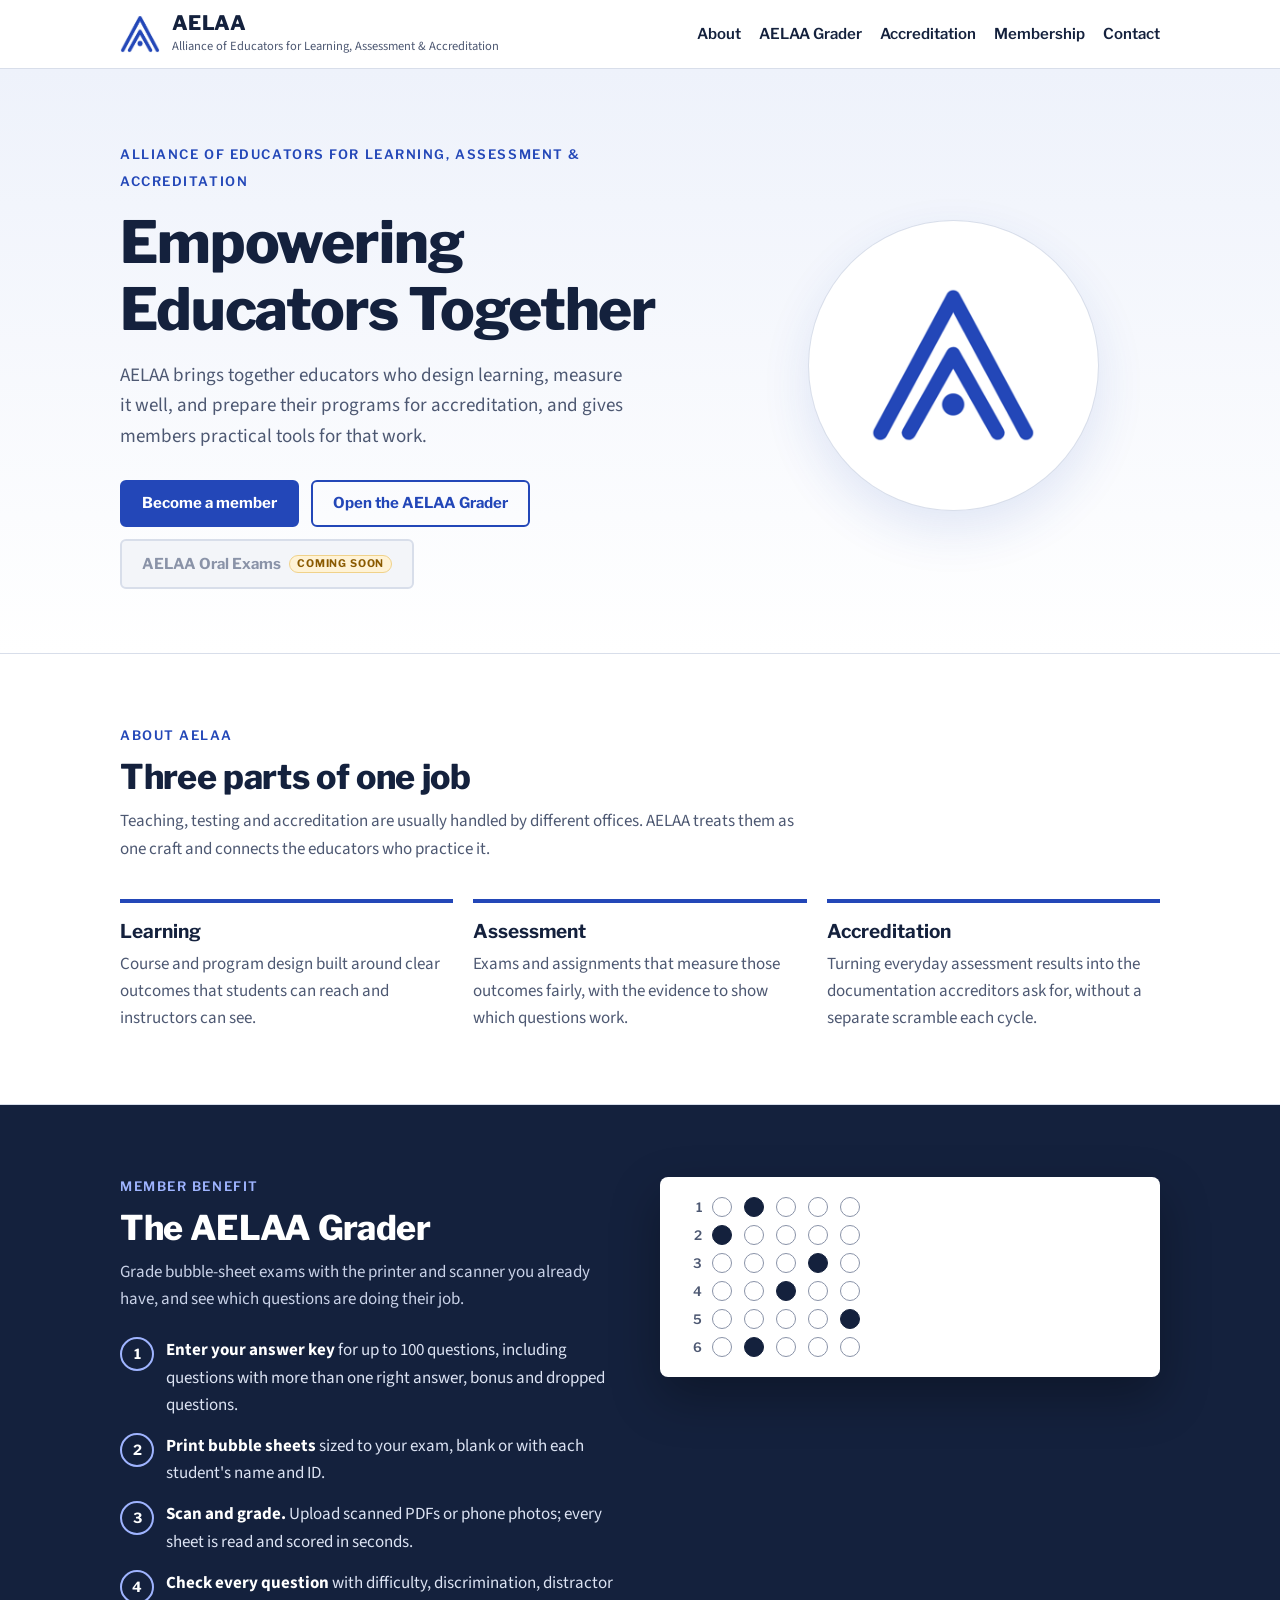
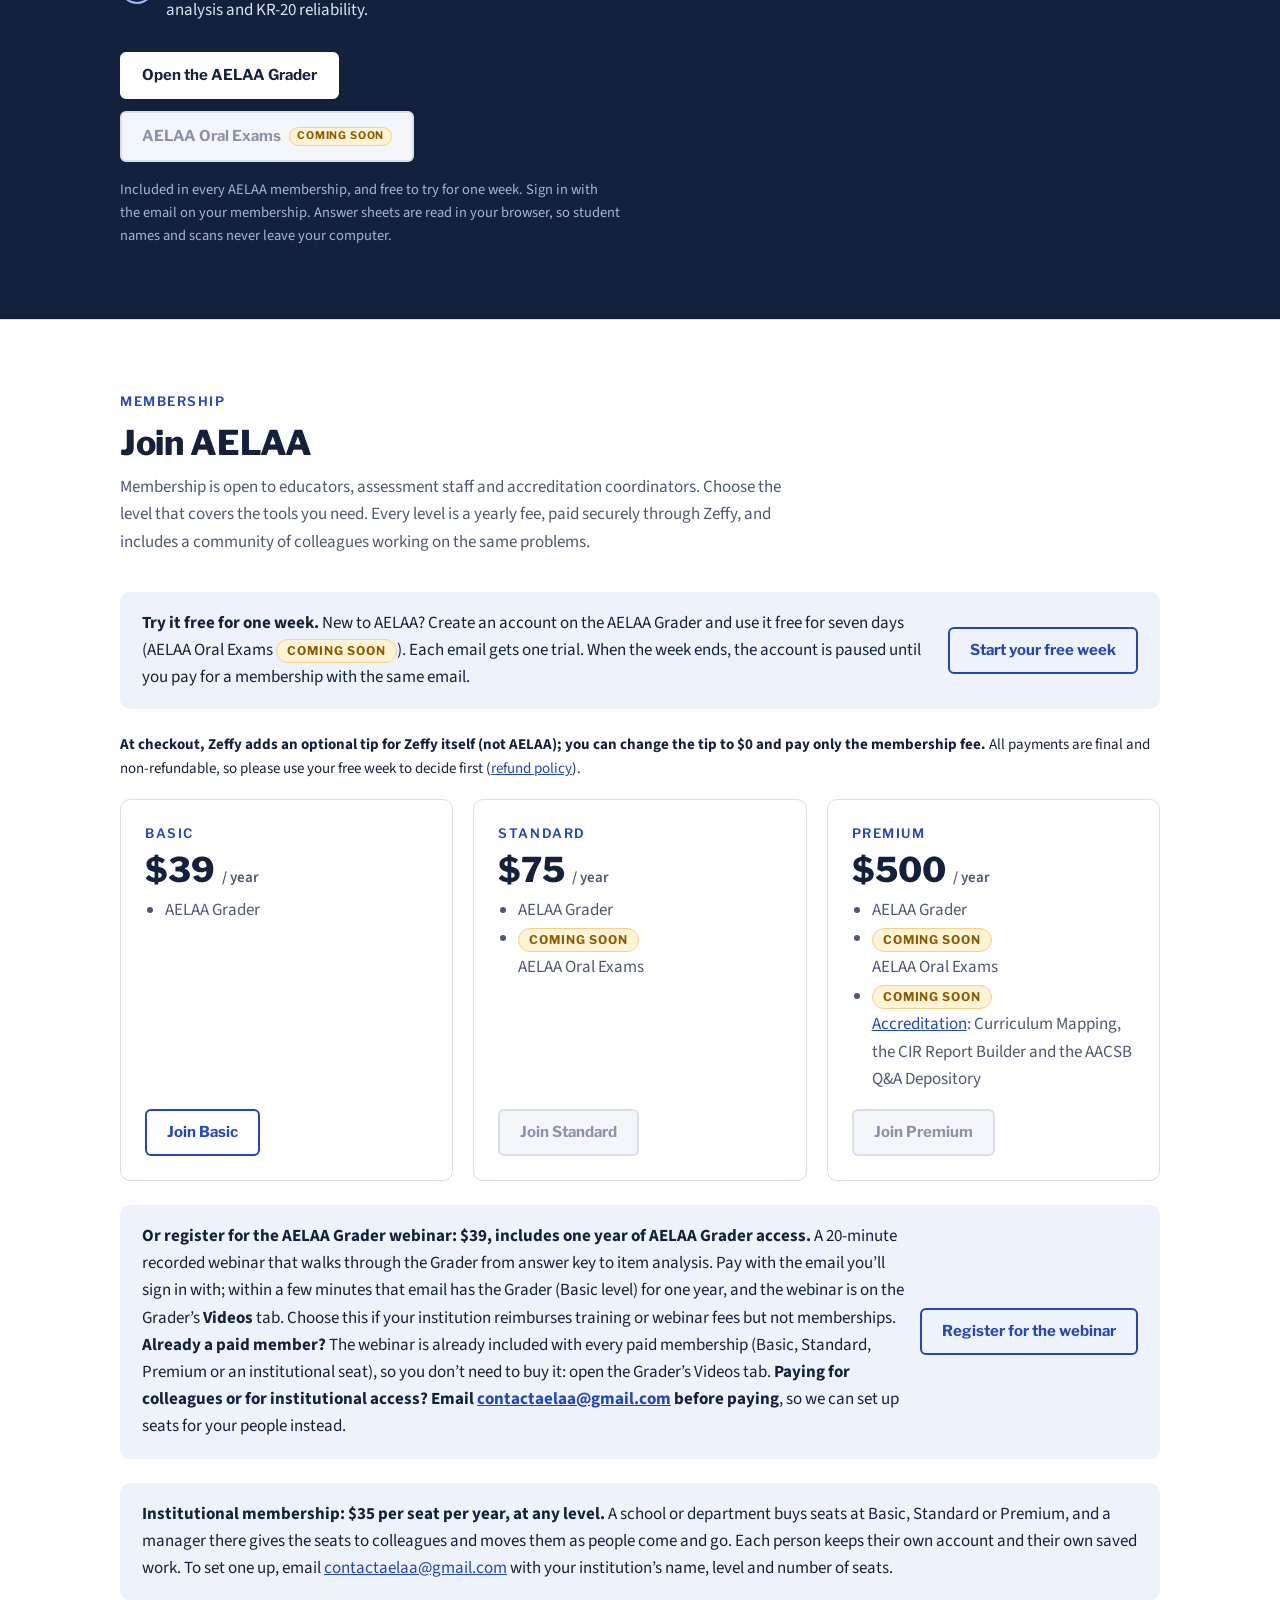
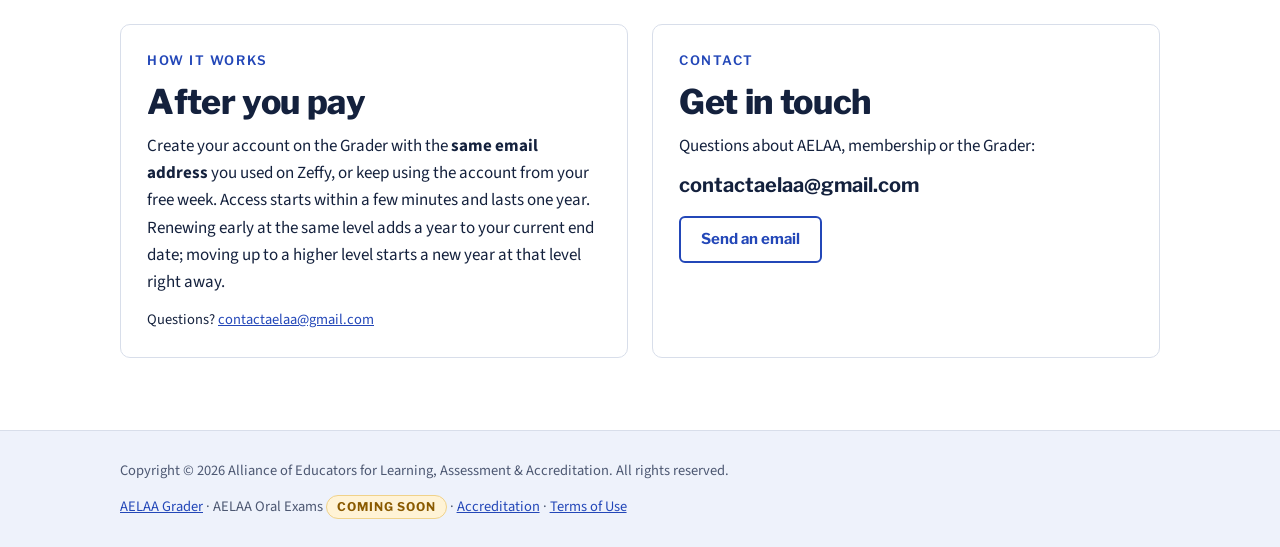
<file: index.html>
<!doctype html>
<html lang="en">
<head>
<meta charset="utf-8">
<meta name="viewport" content="width=device-width,initial-scale=1">
<title>AELAA | Alliance of Educators for Learning, Assessment &amp; Accreditation</title>
<meta name="description" content="The Alliance of Educators for Learning, Assessment & Accreditation. Empowering educators together. Membership from $39 a year includes the AELAA Grader for bubble-sheet exams; try it free for one week.">
<link rel="icon" type="image/png" href="logo.png">
<link rel="preconnect" href="https://fonts.googleapis.com">
<link rel="preconnect" href="https://fonts.gstatic.com" crossorigin>
<link rel="stylesheet" href="https://fonts.googleapis.com/css2?family=Libre+Franklin:wght@600;700;800&family=Source+Sans+3:wght@400;600&display=swap">
<style>
/* Layout: one column of full-width bands; content centered at 1080px. */
:root{
  --blue:#2347B8; --blue-deep:#16307F; --ink:#14213D; --muted:#4D5872;
  --paper:#FFFFFF; --mist:#EEF2FB; --line:#D8DEEA;
  --display:"Libre Franklin","Helvetica Neue",Arial,sans-serif;
  --body:"Source Sans 3","Segoe UI",system-ui,sans-serif;
}
*{box-sizing:border-box}
html{scroll-behavior:smooth}
body{margin:0;background:var(--paper);color:var(--ink);font:17px/1.6 var(--body)}
a{color:var(--blue)}
.wrap{max-width:1080px;margin:0 auto;padding:0 20px}
h1,h2,h3{font-family:var(--display);line-height:1.15;margin:0;text-wrap:balance}
h2{font-size:clamp(26px,3.4vw,34px);font-weight:800;letter-spacing:-.01em}
h3{font-size:19px;font-weight:700}
p{margin:0}
.eyebrow{font:600 13px/1.45 var(--display);letter-spacing:.12em;text-transform:uppercase;color:var(--blue)}
.btn{display:inline-flex;align-items:center;gap:8px;font:700 15px/1 var(--display);padding:14px 20px;border-radius:6px;text-decoration:none;border:2px solid var(--blue)}
.btn.solid{background:var(--blue);color:#fff}
.btn.solid:hover{background:var(--blue-deep);border-color:var(--blue-deep)}
.btn.ghost{color:var(--blue);background:transparent}
.btn.ghost:hover{background:var(--mist)}
a:focus-visible,.btn:focus-visible{outline:3px solid var(--blue);outline-offset:3px}

/* header */
header{position:sticky;top:0;z-index:5;background:rgba(255,255,255,.96);border-bottom:1px solid var(--line);backdrop-filter:saturate(1.4) blur(6px)}
.bar{display:flex;align-items:center;gap:20px;min-height:68px;flex-wrap:wrap;padding-block:8px}
.brand{display:flex;align-items:center;gap:12px;text-decoration:none;color:var(--ink);margin-right:auto}
.brand img{width:40px;height:auto}
.brand b{font:800 20px/1 var(--display);letter-spacing:.02em;display:block}
.brand small{font-size:12.5px;color:var(--muted);display:block;margin-top:3px}
nav{display:flex;gap:18px;flex-wrap:wrap;font:600 15px/1 var(--display)}
nav a{color:var(--ink);text-decoration:none}
nav a:hover{color:var(--blue)}
@media (max-width:720px){.brand small{display:none}nav{gap:14px;font-size:14px}}

/* hero */
.hero{background:linear-gradient(180deg,var(--mist),var(--paper));padding:72px 0 64px}
.hero-grid{display:grid;grid-template-columns:minmax(0,1.4fr) minmax(0,1fr);gap:48px;align-items:center}
.hero h1{font-size:clamp(36px,5.4vw,58px);font-weight:800;letter-spacing:-.02em;margin:14px 0 18px}
.hero p.lead{font-size:19px;color:var(--muted);max-width:56ch}
.hero .actions{display:flex;gap:12px;flex-wrap:wrap;margin-top:28px}
.mark{justify-self:center;width:min(300px,70%);aspect-ratio:1;border-radius:50%;background:#fff;display:grid;place-items:center;box-shadow:0 0 0 1px var(--line),0 20px 50px rgba(35,71,184,.12)}
.mark img{width:58%;height:auto}
@media (max-width:820px){.hero-grid{grid-template-columns:minmax(0,1fr)}.mark{display:none}.hero{padding:48px 0}}

/* sections */
section.band{padding:72px 0;border-top:1px solid var(--line);scroll-margin-top:68px}
#contact{scroll-margin-top:90px}
.head{max-width:680px;display:flex;flex-direction:column;gap:12px;margin-bottom:36px}
.head p{color:var(--muted)}
.pillars{display:grid;grid-template-columns:repeat(3,minmax(0,1fr));gap:20px}
.pillar{border-top:4px solid var(--blue);padding-top:18px;display:flex;flex-direction:column;gap:8px}
.pillar p{color:var(--muted)}
@media (max-width:820px){.pillars{grid-template-columns:minmax(0,1fr)}}

/* grader */
.grader{background:var(--ink);color:#fff;border-top:0}
.grader .eyebrow{color:#9FB4FF}
.grader .head p{color:#C9D2E8}
.grader-grid{display:grid;grid-template-columns:minmax(0,1fr) minmax(0,1fr);gap:40px;align-items:start}
.steps{list-style:none;margin:0;padding:0;display:flex;flex-direction:column;gap:14px;counter-reset:s}
.steps li{display:grid;grid-template-columns:34px minmax(0,1fr);gap:12px;align-items:start;color:#DCE3F3}
.steps li::before{counter-increment:s;content:counter(s);width:30px;height:30px;border-radius:50%;border:2px solid #9FB4FF;color:#fff;display:grid;place-items:center;font:700 14px/1 var(--display)}
.steps b{color:#fff}
.sheet{background:#fff;border-radius:8px;padding:20px;color:var(--ink);display:grid;grid-template-columns:auto repeat(5,22px);gap:8px 10px;align-items:center;justify-content:start;font:600 13px/1 var(--display);box-shadow:0 20px 50px rgba(0,0,0,.3)}
.sheet .n{color:var(--muted);text-align:right;min-width:22px}
.sheet i{width:20px;height:20px;border-radius:50%;border:1.5px solid #8A93A8;display:block}
.sheet i.f{background:var(--ink);border-color:var(--ink)}
.grader .actions{display:flex;gap:12px;flex-wrap:wrap;margin-top:28px}
.grader .btn.solid{background:#fff;color:var(--ink);border-color:#fff}
.grader .btn.solid:hover{background:#DCE3F3;border-color:#DCE3F3}
.note{margin-top:16px;font-size:14.5px;color:#A9B5D0}
@media (max-width:820px){.grader-grid{grid-template-columns:minmax(0,1fr)}}

/* membership levels */
.tiers{display:grid;grid-template-columns:repeat(3,minmax(0,1fr));gap:20px;margin-bottom:24px}
.tier{border:1px solid var(--line);border-radius:10px;padding:24px;display:flex;flex-direction:column;gap:10px}
.tier.featured{border:2px solid var(--blue)}
.tier .price{font:800 34px/1 var(--display);color:var(--ink)}
.tier .price small{font:600 15px/1 var(--body);color:var(--muted)}
.tier ul{margin:0;padding-left:20px;color:var(--muted);flex:1}
.tier .btn{align-self:flex-start;margin-top:6px}
.soon{align-self:flex-start;display:inline-block;vertical-align:middle;font:700 12px/1 var(--display);letter-spacing:.08em;text-transform:uppercase;color:#8A5A00;background:#FFF3D6;border:1px solid #F0D28A;border-radius:999px;padding:5px 10px}
li .soon{margin:4px 0 2px}
.btn.disabled .soon{font-size:10.5px;padding:3px 7px}
.btn.disabled{border-color:var(--line);background:#F3F5F9;color:#8A93A8;cursor:not-allowed}
.trial{background:var(--mist);border-radius:10px;padding:18px 22px;margin-bottom:24px;display:flex;gap:14px;align-items:center;flex-wrap:wrap}
.trial p{flex:1;min-width:260px}
.tip-note{margin:0 0 18px;font-size:15px}
@media (max-width:820px){.tiers{grid-template-columns:minmax(0,1fr)}}

/* membership + contact */
.two{display:grid;grid-template-columns:minmax(0,1fr) minmax(0,1fr);gap:24px}
.card{border:1px solid var(--line);border-radius:10px;padding:26px;display:flex;flex-direction:column;gap:12px}
.card ul{margin:0;padding-left:20px;color:var(--muted)}
.card .btn{align-self:flex-start;margin-top:6px}
.email{font:700 20px/1.3 var(--display);word-break:break-word}
@media (max-width:820px){.two{grid-template-columns:minmax(0,1fr)}}

footer{background:var(--mist);border-top:1px solid var(--line);padding:28px 0;font-size:14.5px;color:var(--muted)}
footer .wrap{display:flex;justify-content:space-between;gap:12px;flex-wrap:wrap}
@media (prefers-reduced-motion:reduce){html{scroll-behavior:auto}}
</style>
</head>
<body>

<header>
  <div class="wrap bar">
    <a class="brand" href="#top" aria-label="AELAA home">
      <img src="logo.png" alt="" width="40" height="38">
      <span><b>AELAA</b><small>Alliance of Educators for Learning, Assessment &amp; Accreditation</small></span>
    </a>
    <nav aria-label="Main">
      <a href="#about">About</a>
      <a href="#grader">AELAA Grader</a>
      <a href="accreditation/">Accreditation</a>
      <a href="#membership">Membership</a>
      <a href="#contact">Contact</a>
    </nav>
  </div>
</header>

<main id="top">
  <section class="hero">
    <div class="wrap hero-grid">
      <div>
        <span class="eyebrow">Alliance of Educators for Learning, Assessment &amp; Accreditation</span>
        <h1>Empowering Educators Together</h1>
        <p class="lead">AELAA brings together educators who design learning, measure it well, and prepare their programs for accreditation, and gives members practical tools for that work.</p>
        <div class="actions">
          <a class="btn solid" href="#membership">Become a member</a>
          <a class="btn ghost" href="https://grader.aelaa.org">Open the AELAA Grader</a>
          <span class="btn disabled" aria-disabled="true">AELAA Oral Exams <span class="soon">Coming soon</span></span>
        </div>
      </div>
      <div class="mark" aria-hidden="true"><img src="logo.png" alt=""></div>
    </div>
  </section>

  <section class="band" id="about">
    <div class="wrap">
      <div class="head">
        <span class="eyebrow">About AELAA</span>
        <h2>Three parts of one job</h2>
        <p>Teaching, testing and accreditation are usually handled by different offices. AELAA treats them as one craft and connects the educators who practice it.</p>
      </div>
      <div class="pillars">
        <div class="pillar"><h3>Learning</h3><p>Course and program design built around clear outcomes that students can reach and instructors can see.</p></div>
        <div class="pillar"><h3>Assessment</h3><p>Exams and assignments that measure those outcomes fairly, with the evidence to show which questions work.</p></div>
        <div class="pillar"><h3>Accreditation</h3><p>Turning everyday assessment results into the documentation accreditors ask for, without a separate scramble each cycle.</p></div>
      </div>
    </div>
  </section>

  <section class="band grader" id="grader">
    <div class="wrap grader-grid">
      <div>
        <div class="head" style="margin-bottom:24px">
          <span class="eyebrow">Member benefit</span>
          <h2>The AELAA Grader</h2>
          <p>Grade bubble-sheet exams with the printer and scanner you already have, and see which questions are doing their job.</p>
        </div>
        <ol class="steps">
          <li><span><b>Enter your answer key</b> for up to 100 questions, including questions with more than one right answer, bonus and dropped questions.</span></li>
          <li><span><b>Print bubble sheets</b> sized to your exam, blank or with each student's name and ID.</span></li>
          <li><span><b>Scan and grade.</b> Upload scanned PDFs or phone photos; every sheet is read and scored in seconds.</span></li>
          <li><span><b>Check every question</b> with difficulty, discrimination, distractor analysis and KR-20 reliability.</span></li>
        </ol>
        <div class="actions">
          <a class="btn solid" href="https://grader.aelaa.org">Open the AELAA Grader</a>
          <span class="btn disabled" aria-disabled="true">AELAA Oral Exams <span class="soon">Coming soon</span></span>
        </div>
        <p class="note">Included in every AELAA membership, and free to try for one week. Sign in with the email on your membership. Answer sheets are read in your browser, so student names and scans never leave your computer.</p>
      </div>
      <div class="sheet" aria-hidden="true">
        <span class="n">1</span><i></i><i class="f"></i><i></i><i></i><i></i>
        <span class="n">2</span><i class="f"></i><i></i><i></i><i></i><i></i>
        <span class="n">3</span><i></i><i></i><i></i><i class="f"></i><i></i>
        <span class="n">4</span><i></i><i></i><i class="f"></i><i></i><i></i>
        <span class="n">5</span><i></i><i></i><i></i><i></i><i class="f"></i>
        <span class="n">6</span><i></i><i class="f"></i><i></i><i></i><i></i>
      </div>
    </div>
  </section>

  <section class="band" id="membership">
    <div class="wrap">
      <div class="head">
        <span class="eyebrow">Membership</span>
        <h2>Join AELAA</h2>
        <p>Membership is open to educators, assessment staff and accreditation coordinators. Choose the level that covers the tools you need. Every level is a yearly fee, paid securely through Zeffy, and includes a community of colleagues working on the same problems.</p>
      </div>
      <div class="trial">
        <p><b>Try it free for one week.</b> New to AELAA? Create an account on the AELAA Grader and use it free for seven days (AELAA Oral Exams <span class="soon">Coming soon</span>). Each email gets one trial. When the week ends, the account is paused until you pay for a membership with the same email.</p>
        <a class="btn ghost" href="https://grader.aelaa.org">Start your free week</a>
      </div>
      <p class="tip-note"><b>At checkout, Zeffy adds an optional tip for Zeffy itself (not AELAA); you can change the tip to $0 and pay only the membership fee.</b> All payments are final and non-refundable, so please use your free week to decide first (<a href="terms/#refunds">refund policy</a>).</p>
      <div class="tiers">
        <div class="tier">
          <span class="eyebrow">Basic</span>
          <p class="price">$39 <small>/ year</small></p>
          <ul><li>AELAA Grader</li></ul>
          <a class="btn ghost" href="https://www.zeffy.com/en-US/ticketing/alliance-of-educators-for-learning-assessment-and-accreditations-memberships">Join Basic</a>
        </div>
        <div class="tier">
          <span class="eyebrow">Standard</span>
          <p class="price">$75 <small>/ year</small></p>
          <ul><li>AELAA Grader</li><li><span class="soon">Coming soon</span><br>AELAA Oral Exams</li></ul>
          <span class="btn disabled" aria-disabled="true">Join Standard</span>
        </div>
        <div class="tier">
          <span class="eyebrow">Premium</span>
          <p class="price">$500 <small>/ year</small></p>
          <ul><li>AELAA Grader</li><li><span class="soon">Coming soon</span><br>AELAA Oral Exams</li><li><span class="soon">Coming soon</span><br><a href="accreditation/">Accreditation</a>: Curriculum Mapping, the CIR Report Builder and the AACSB Q&amp;A Depository</li></ul>
          <span class="btn disabled" aria-disabled="true">Join Premium</span>
        </div>
      </div>
    </div>
    <div class="wrap">
      <div class="trial" id="webinar">
        <p><b>Or register for the AELAA Grader webinar: $39, includes one year of AELAA Grader access.</b> A 20-minute recorded webinar that walks through the Grader from answer key to item analysis. Pay with the email you’ll sign in with; within a few minutes that email has the Grader (Basic level) for one year, and the webinar is on the Grader’s <b>Videos</b> tab. Choose this if your institution reimburses training or webinar fees but not memberships. <b>Already a paid member?</b> The webinar is already included with every paid membership (Basic, Standard, Premium or an institutional seat), so you don’t need to buy it: open the Grader’s Videos tab. <b>Paying for colleagues or for institutional access? Email <a href="mailto:contactaelaa@gmail.com?subject=AELAA%20webinar%20for%20our%20institution">contactaelaa@gmail.com</a> before paying</b>, so we can set up seats for your people instead.</p>
        <a class="btn ghost" href="https://www.zeffy.com/en-US/ticketing/aelaa-grader-webinar">Register for the webinar</a>
      </div>
    </div>
    <div class="wrap">
      <div class="trial">
        <p><b>Institutional membership: $35 per seat per year, at any level.</b> A school or department buys seats at Basic, Standard or Premium, and a manager there gives the seats to colleagues and moves them as people come and go. Each person keeps their own account and their own saved work. To set one up, email <a href="mailto:contactaelaa@gmail.com?subject=AELAA%20institutional%20membership">contactaelaa@gmail.com</a> with your institution’s name, level and number of seats.</p>
      </div>
    </div>
    <div class="wrap two">
      <div class="card">
        <span class="eyebrow">How it works</span>
        <h2>After you pay</h2>
        <p>Create your account on the Grader with the <b>same email address</b> you used on Zeffy, or keep using the account from your free week. Access starts within a few minutes and lasts one year. Renewing early at the same level adds a year to your current end date; moving up to a higher level starts a new year at that level right away.</p>
        <p style="font-size:14.5px">Questions? <a href="mailto:contactaelaa@gmail.com?subject=AELAA%20membership">contactaelaa@gmail.com</a></p>
      </div>
      <div class="card" id="contact">
        <span class="eyebrow">Contact</span>
        <h2>Get in touch</h2>
        <p>Questions about AELAA, membership or the Grader:</p>
        <p class="email">contactaelaa@gmail.com</p>
        <a class="btn ghost" href="mailto:contactaelaa@gmail.com">Send an email</a>
      </div>
    </div>
  </section>
</main>

<footer>
  <div class="wrap">
    <span>Copyright © 2026 Alliance of Educators for Learning, Assessment &amp; Accreditation. All rights reserved.</span>
    <span><a href="https://grader.aelaa.org">AELAA Grader</a> · AELAA Oral Exams <span class="soon">Coming soon</span> · <a href="accreditation/">Accreditation</a> · <a href="terms/">Terms of Use</a></span>
  </div>
</footer>
</body>
</html>
</file>
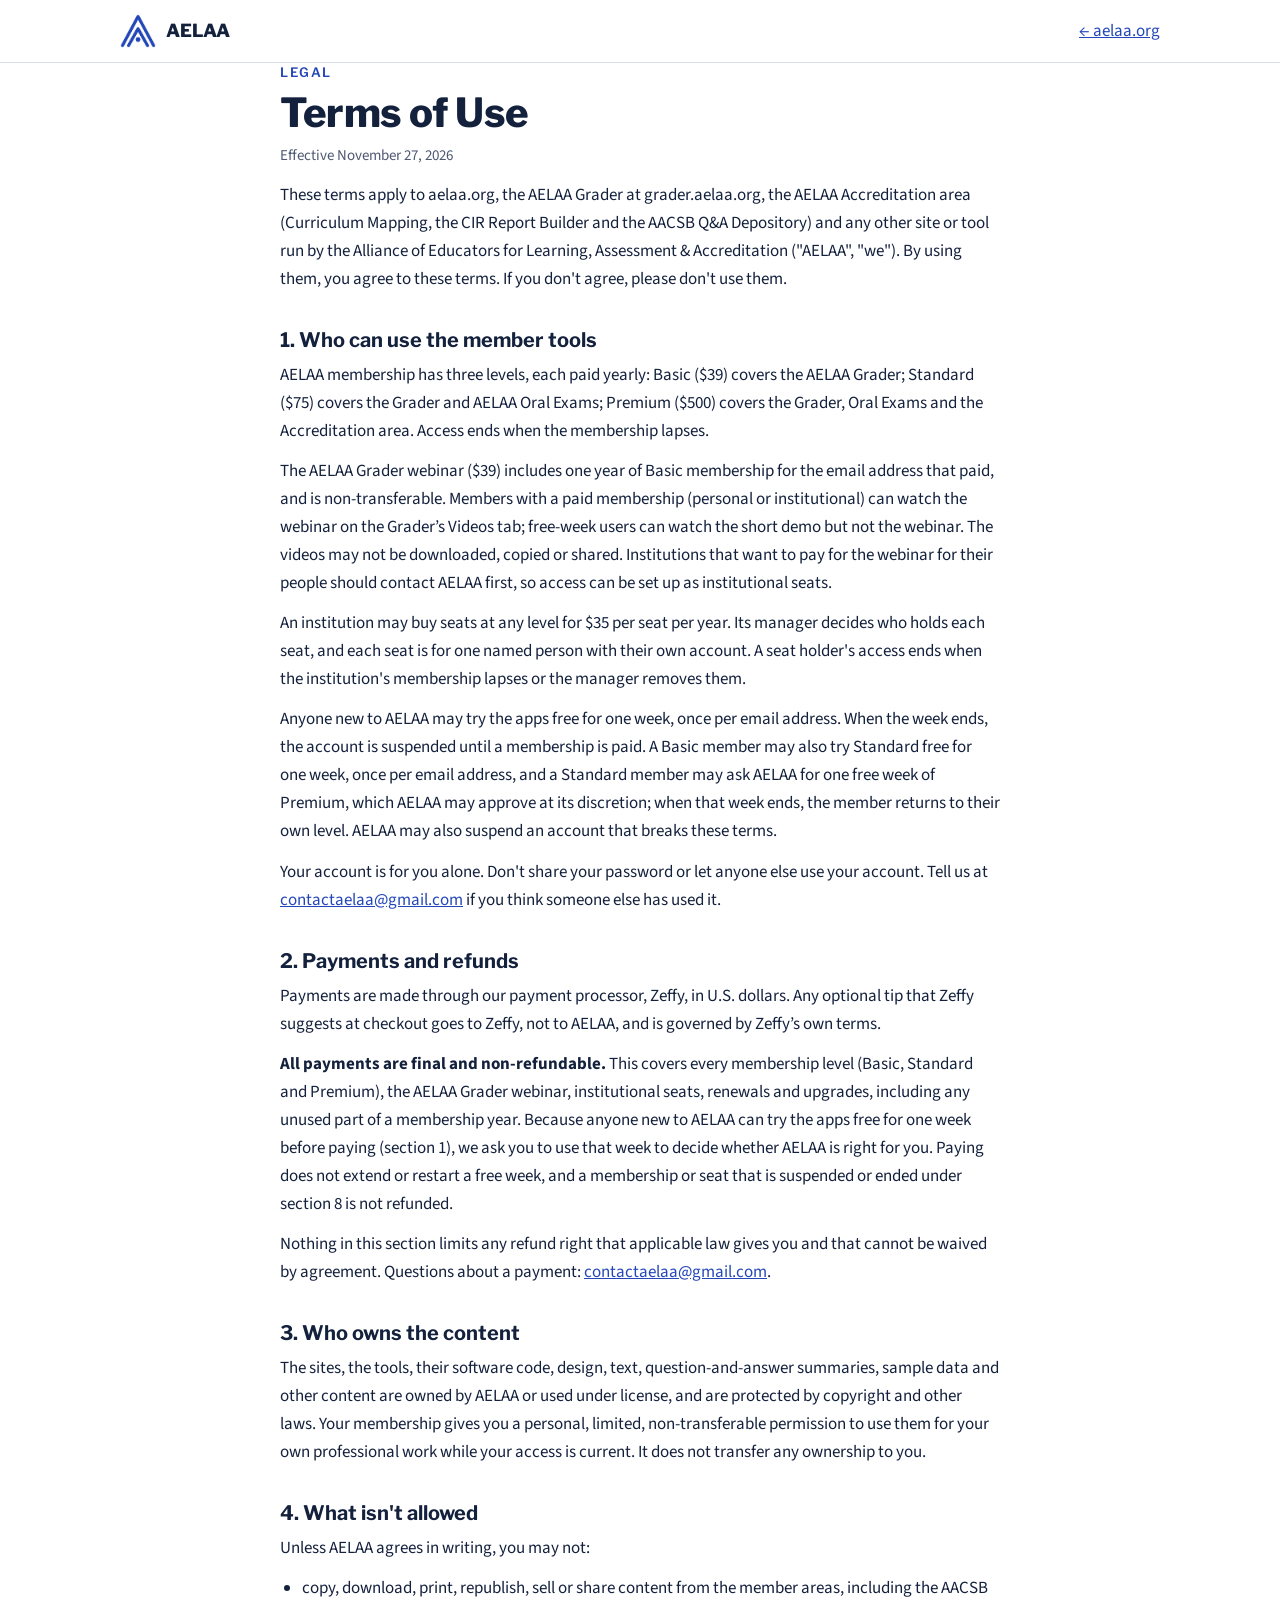
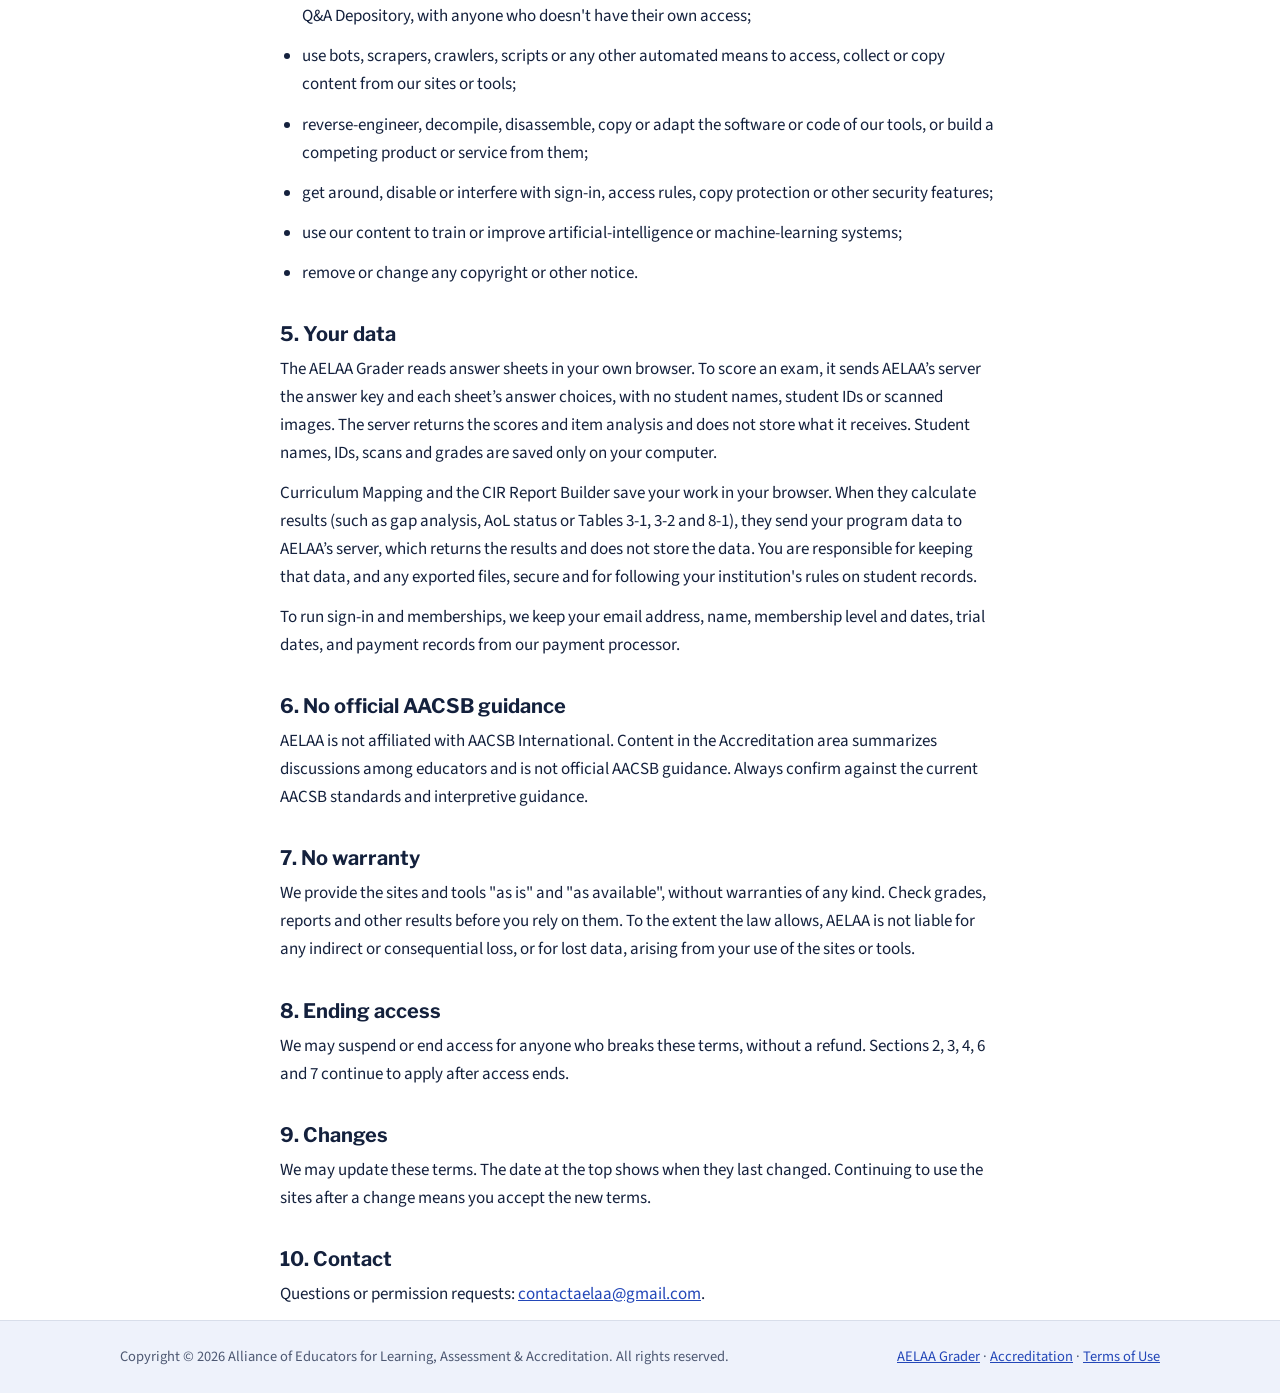
<file: terms/index.html>
<!doctype html>
<html lang="en">
<head>
<meta charset="utf-8">
<meta name="viewport" content="width=device-width,initial-scale=1">
<title>Terms of Use | AELAA</title>
<meta name="description" content="Terms of Use for aelaa.org, the AELAA Grader and the AELAA Accreditation tools.">
<link rel="icon" type="image/png" href="../logo.png">
<link rel="preconnect" href="https://fonts.googleapis.com">
<link rel="preconnect" href="https://fonts.gstatic.com" crossorigin>
<link rel="stylesheet" href="https://fonts.googleapis.com/css2?family=Libre+Franklin:wght@600;700;800&family=Source+Sans+3:wght@400;600&display=swap">
<style>
:root{
  --blue:#2347B8; --ink:#14213D; --muted:#4D5872; --mist:#EEF2FB; --line:#D8DEEA;
  --display:"Libre Franklin","Helvetica Neue",Arial,sans-serif;
  --body:"Source Sans 3","Segoe UI",system-ui,sans-serif;
}
*{box-sizing:border-box}
body{margin:0;background:#fff;color:var(--ink);font:17px/1.65 var(--body)}
a{color:var(--blue)}
.wrap{max-width:760px;margin:0 auto;padding:0 20px}
header{border-bottom:1px solid var(--line)}
header .wrap{max-width:1080px;display:flex;align-items:center;justify-content:space-between;gap:12px;padding-top:14px;padding-bottom:14px}
.brand{display:flex;align-items:center;gap:10px;font:800 18px/1 var(--display);color:var(--ink);text-decoration:none}
.brand img{height:34px;width:auto}
main{padding:44px 0 56px}
.eyebrow{font:600 13px/1.45 var(--display);letter-spacing:.12em;text-transform:uppercase;color:var(--blue);margin:0 0 8px}
h1{font:800 clamp(30px,4vw,40px)/1.15 var(--display);margin:0 0 8px;letter-spacing:-.01em}
h2{font:700 20px/1.3 var(--display);margin:34px 0 8px}
p,li{margin:0 0 12px}
ul{padding-left:22px;margin:0 0 12px}
.meta{color:var(--muted);font-size:15px}
footer{background:var(--mist);border-top:1px solid var(--line);padding:24px 0;font-size:14.5px;color:var(--muted)}
footer .wrap{max-width:1080px;display:flex;justify-content:space-between;gap:12px;flex-wrap:wrap}
</style>
</head>
<body>
<header>
  <div class="wrap">
    <a class="brand" href="../"><img src="../logo.png" alt="">AELAA</a>
    <a href="../">← aelaa.org</a>
  </div>
</header>

<main class="wrap">
  <p class="eyebrow">Legal</p>
  <h1>Terms of Use</h1>
  <p class="meta">Effective November 27, 2026</p>

  <p>These terms apply to aelaa.org, the AELAA Grader at grader.aelaa.org, the AELAA Accreditation area (Curriculum Mapping, the CIR Report Builder and the AACSB Q&amp;A Depository) and any other site or tool run by the Alliance of Educators for Learning, Assessment &amp; Accreditation ("AELAA", "we"). By using them, you agree to these terms. If you don't agree, please don't use them.</p>

  <h2>1. Who can use the member tools</h2>
  <p>AELAA membership has three levels, each paid yearly: Basic ($39) covers the AELAA Grader; Standard ($75) covers the Grader and AELAA Oral Exams; Premium ($500) covers the Grader, Oral Exams and the Accreditation area. Access ends when the membership lapses.</p>
  <p>The AELAA Grader webinar ($39) includes one year of Basic membership for the email address that paid, and is non-transferable. Members with a paid membership (personal or institutional) can watch the webinar on the Grader’s Videos tab; free-week users can watch the short demo but not the webinar. The videos may not be downloaded, copied or shared. Institutions that want to pay for the webinar for their people should contact AELAA first, so access can be set up as institutional seats.</p>
  <p>An institution may buy seats at any level for $35 per seat per year. Its manager decides who holds each seat, and each seat is for one named person with their own account. A seat holder's access ends when the institution's membership lapses or the manager removes them.</p>
  <p>Anyone new to AELAA may try the apps free for one week, once per email address. When the week ends, the account is suspended until a membership is paid. A Basic member may also try Standard free for one week, once per email address, and a Standard member may ask AELAA for one free week of Premium, which AELAA may approve at its discretion; when that week ends, the member returns to their own level. AELAA may also suspend an account that breaks these terms.</p>
  <p>Your account is for you alone. Don't share your password or let anyone else use your account. Tell us at <a href="mailto:contactaelaa@gmail.com">contactaelaa@gmail.com</a> if you think someone else has used it.</p>

  <h2 id="refunds">2. Payments and refunds</h2>
  <p>Payments are made through our payment processor, Zeffy, in U.S. dollars. Any optional tip that Zeffy suggests at checkout goes to Zeffy, not to AELAA, and is governed by Zeffy’s own terms.</p>
  <p><b>All payments are final and non-refundable.</b> This covers every membership level (Basic, Standard and Premium), the AELAA Grader webinar, institutional seats, renewals and upgrades, including any unused part of a membership year. Because anyone new to AELAA can try the apps free for one week before paying (section 1), we ask you to use that week to decide whether AELAA is right for you. Paying does not extend or restart a free week, and a membership or seat that is suspended or ended under section 8 is not refunded.</p>
  <p>Nothing in this section limits any refund right that applicable law gives you and that cannot be waived by agreement. Questions about a payment: <a href="mailto:contactaelaa@gmail.com?subject=AELAA%20payment">contactaelaa@gmail.com</a>.</p>

  <h2>3. Who owns the content</h2>
  <p>The sites, the tools, their software code, design, text, question-and-answer summaries, sample data and other content are owned by AELAA or used under license, and are protected by copyright and other laws. Your membership gives you a personal, limited, non-transferable permission to use them for your own professional work while your access is current. It does not transfer any ownership to you.</p>

  <h2>4. What isn't allowed</h2>
  <p>Unless AELAA agrees in writing, you may not:</p>
  <ul>
    <li>copy, download, print, republish, sell or share content from the member areas, including the AACSB Q&amp;A Depository, with anyone who doesn't have their own access;</li>
    <li>use bots, scrapers, crawlers, scripts or any other automated means to access, collect or copy content from our sites or tools;</li>
    <li>reverse-engineer, decompile, disassemble, copy or adapt the software or code of our tools, or build a competing product or service from them;</li>
    <li>get around, disable or interfere with sign-in, access rules, copy protection or other security features;</li>
    <li>use our content to train or improve artificial-intelligence or machine-learning systems;</li>
    <li>remove or change any copyright or other notice.</li>
  </ul>

  <h2>5. Your data</h2>
  <p>The AELAA Grader reads answer sheets in your own browser. To score an exam, it sends AELAA’s server the answer key and each sheet’s answer choices, with no student names, student IDs or scanned images. The server returns the scores and item analysis and does not store what it receives. Student names, IDs, scans and grades are saved only on your computer.</p>
  <p>Curriculum Mapping and the CIR Report Builder save your work in your browser. When they calculate results (such as gap analysis, AoL status or Tables 3-1, 3-2 and 8-1), they send your program data to AELAA’s server, which returns the results and does not store the data. You are responsible for keeping that data, and any exported files, secure and for following your institution's rules on student records.</p>
  <p>To run sign-in and memberships, we keep your email address, name, membership level and dates, trial dates, and payment records from our payment processor.</p>

  <h2>6. No official AACSB guidance</h2>
  <p>AELAA is not affiliated with AACSB International. Content in the Accreditation area summarizes discussions among educators and is not official AACSB guidance. Always confirm against the current AACSB standards and interpretive guidance.</p>

  <h2>7. No warranty</h2>
  <p>We provide the sites and tools "as is" and "as available", without warranties of any kind. Check grades, reports and other results before you rely on them. To the extent the law allows, AELAA is not liable for any indirect or consequential loss, or for lost data, arising from your use of the sites or tools.</p>

  <h2>8. Ending access</h2>
  <p>We may suspend or end access for anyone who breaks these terms, without a refund. Sections 2, 3, 4, 6 and 7 continue to apply after access ends.</p>

  <h2>9. Changes</h2>
  <p>We may update these terms. The date at the top shows when they last changed. Continuing to use the sites after a change means you accept the new terms.</p>

  <h2>10. Contact</h2>
  <p>Questions or permission requests: <a href="mailto:contactaelaa@gmail.com">contactaelaa@gmail.com</a>.</p>
</main>

<footer>
  <div class="wrap">
    <span>Copyright © 2026 Alliance of Educators for Learning, Assessment &amp; Accreditation. All rights reserved.</span>
    <span><a href="https://grader.aelaa.org">AELAA Grader</a> · <a href="../accreditation/">Accreditation</a> · <a href="./">Terms of Use</a></span>
  </div>
</footer>
</body>
</html>
</file>
